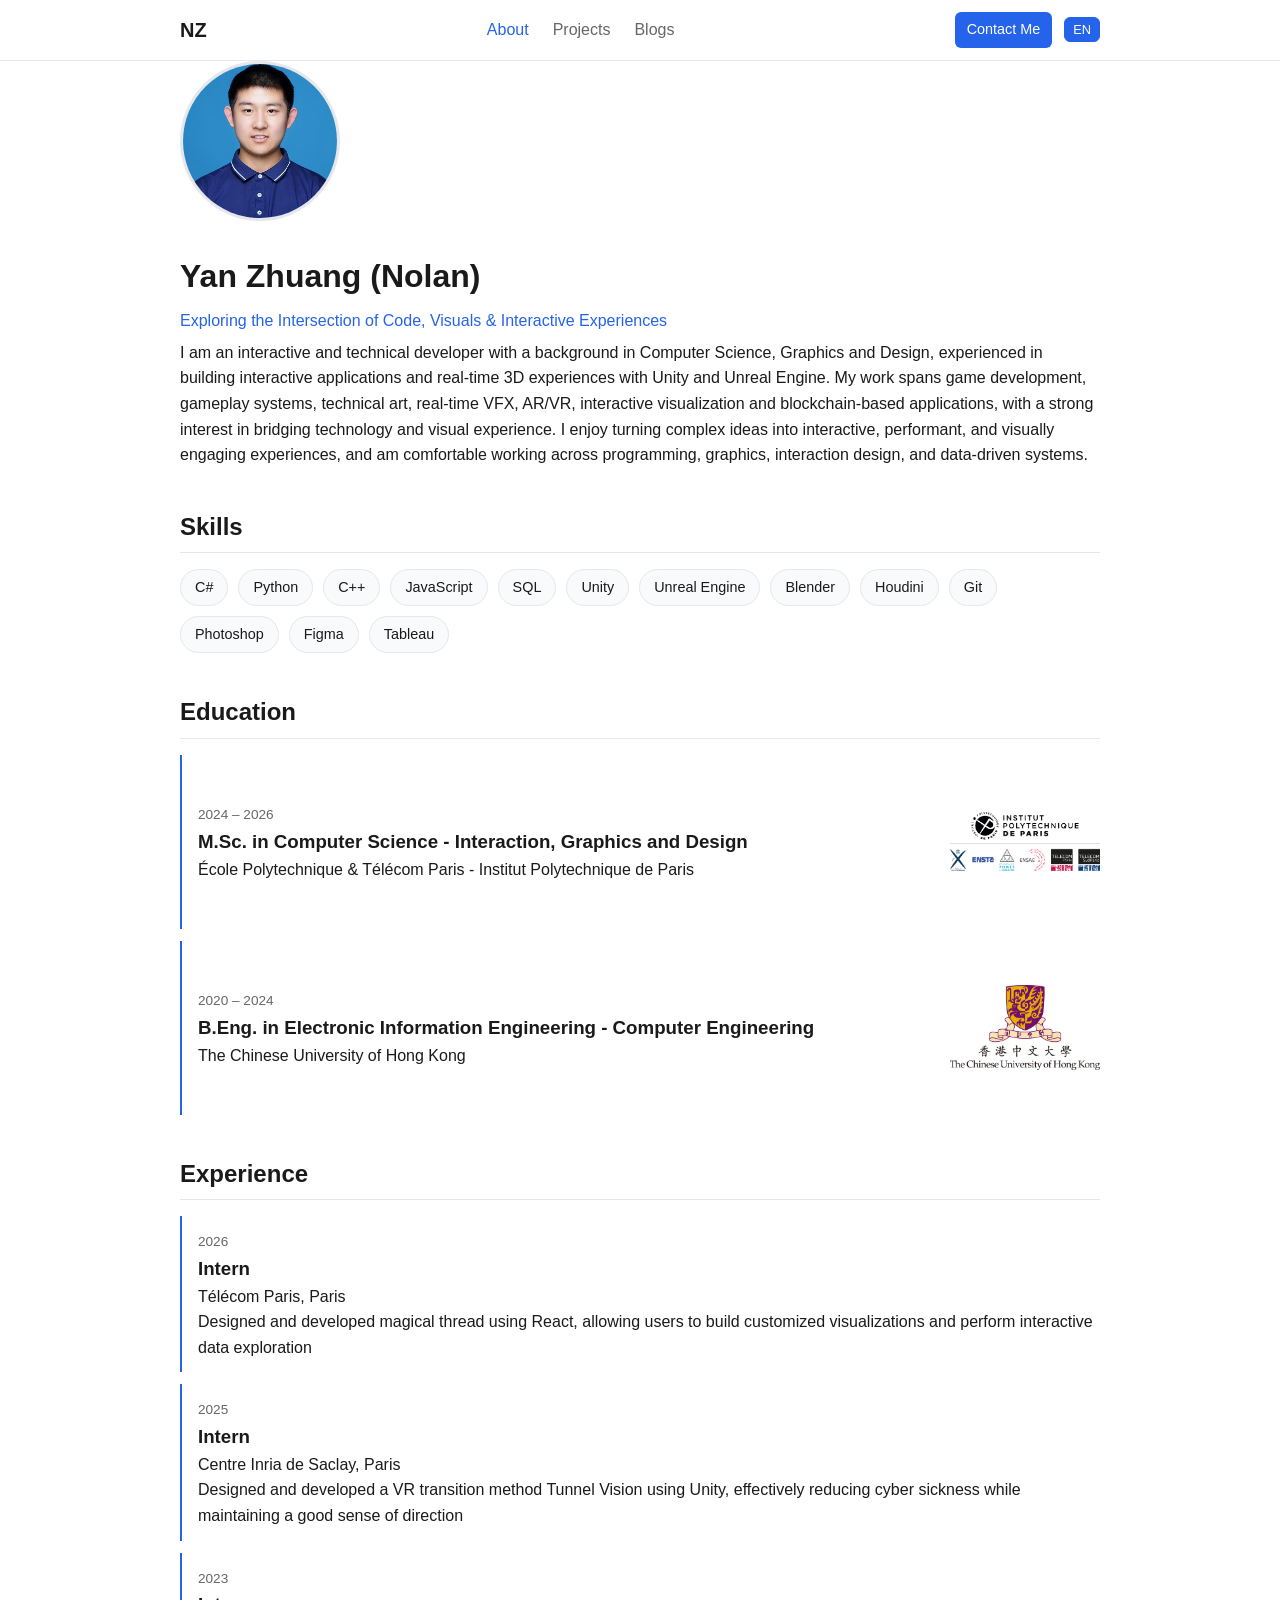
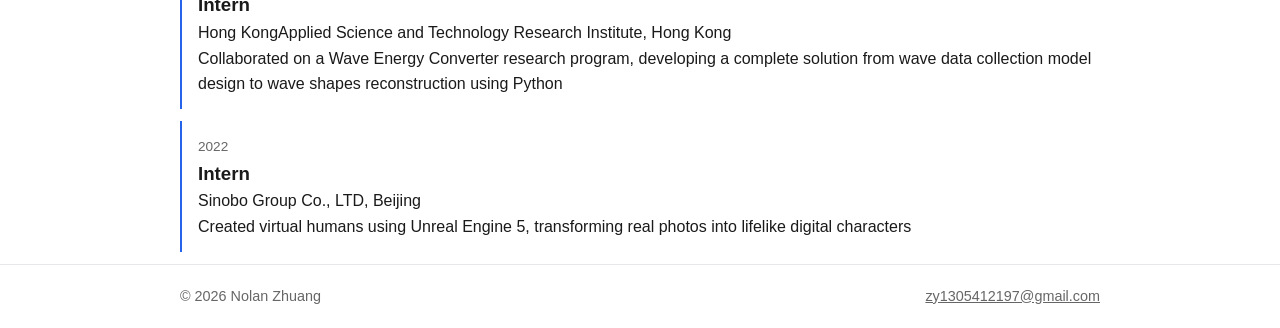
<file: index.html>
<!DOCTYPE html>
<html lang="en">
<head>
  <meta charset="UTF-8" />
  <meta name="viewport" content="width=device-width, initial-scale=1.0" />
  <title>Yan Zhuang</title>
  <link rel="stylesheet" href="assets/css/style.css" />
</head>
<body>
  <!-- Navbar injected by JS -->
  <header id="navbar" data-active="about"></header>

  <main class="container">
    <!-- About -->
    <section class="about-hero">
      <img class="avatar" src="assets/img/Photo.jpg" alt="Profile photo" />
      <div class="about-intro">
        <h1 data-i18n="about.name">Yan Zhuang (Nolan)</h1>
        <p class="tagline" data-i18n="about.tagline">
          Exploring the Intersection of Code, Visuals & Interactive Experiences
        </p>
        <p data-i18n="about.description">
          Self description.
        </p>
      </div>
    </section>

    <!-- Skills -->
    <section class="block">
      <h2 data-i18n="about.skillsTitle">Skills</h2>
      <ul class="skills">
        <li>C#</li>
        <li>Python</li>
        <li>C++</li>
        <li>JavaScript</li>
        <li>SQL</li>
        <li>Unity</li>
        <li>Unreal Engine</li>
        <li>Blender</li>
        <li>Houdini</li>
        <li>Git</li>
        <li>Photoshop</li>
        <li>Figma</li>
        <li>Tableau</li>
      </ul>
    </section>

    <!-- Education -->
    <section class="block">
      <h2 data-i18n="about.educationTitle">Education</h2>
      <div class="timeline">
        <div class="timeline-item has-logo">
          <div class="timeline-content">
            <span class="timeline-date">2024 – 2026</span>
            <h3>M.Sc. in Computer Science - Interaction, Graphics and Design</h3>
            <p>École Polytechnique & Télécom Paris - Institut Polytechnique de Paris</p>
          </div>
          <img class="timeline-logo" src="assets/img/IPP logo.png" alt="University logo" />
        </div>
      </div>
      <div class="timeline">
        <div class="timeline-item has-logo">
          <div class="timeline-content">
            <span class="timeline-date">2020 – 2024</span>
            <h3>B.Eng. in Electronic Information Engineering - Computer Engineering</h3>
            <p>The Chinese University of Hong Kong</p>
          </div>
          <img class="timeline-logo" src="assets/img/CU logo.jpg" alt="University logo" />
        </div>
      </div>
    </section>

    <!-- Experience -->
    <section class="block">
        <h2 data-i18n="about.experienceTitle">Experience</h2>
        <div class="timeline">
          <div class="timeline-item">
            <span class="timeline-date">2026</span>
            <h3>Intern</h3>
            <p>Télécom Paris, Paris</p>
            <p>Designed and developed magical thread using React, allowing users to build customized visualizations and perform interactive data exploration</p>
          </div>
        </div>
        <div class="timeline">
          <div class="timeline-item">
            <span class="timeline-date">2025</span>
            <h3>Intern</h3>
            <p>Centre Inria de Saclay, Paris</p>
            <p>Designed and developed a VR transition method Tunnel Vision using Unity, effectively reducing cyber sickness while maintaining a good sense of direction</p>
          </div>
        </div>
        <div class="timeline">
          <div class="timeline-item">
            <span class="timeline-date">2023</span>
            <h3>Intern</h3>
            <p>Hong KongApplied Science and Technology Research Institute, Hong Kong</p>
            <p>Collaborated on a Wave Energy Converter research program, developing a complete solution from wave data collection model design to wave shapes reconstruction using Python</p>
          </div>
        </div>
        <div class="timeline">
          <div class="timeline-item">
            <span class="timeline-date">2022</span>
            <h3>Intern</h3>
            <p>Sinobo Group Co., LTD, Beijing</p>
            <p>Created virtual humans using Unreal Engine 5, transforming real photos into lifelike digital characters</p>
          </div>
        </div>
    </section>
  </main>

  <footer id="footer"></footer>

  <script src="assets/js/i18n.js"></script>
  <script src="assets/js/main.js"></script>

  <!-- Cloudflare Web Analytics --><script type='module' src='https://static.cloudflareinsights.com/beacon.min.js' data-cf-beacon='{"token": "28b3dee57c4f456e8c47e20e9d14591b"}'></script><!-- End Cloudflare Web Analytics -->
</body>
</html>
</file>
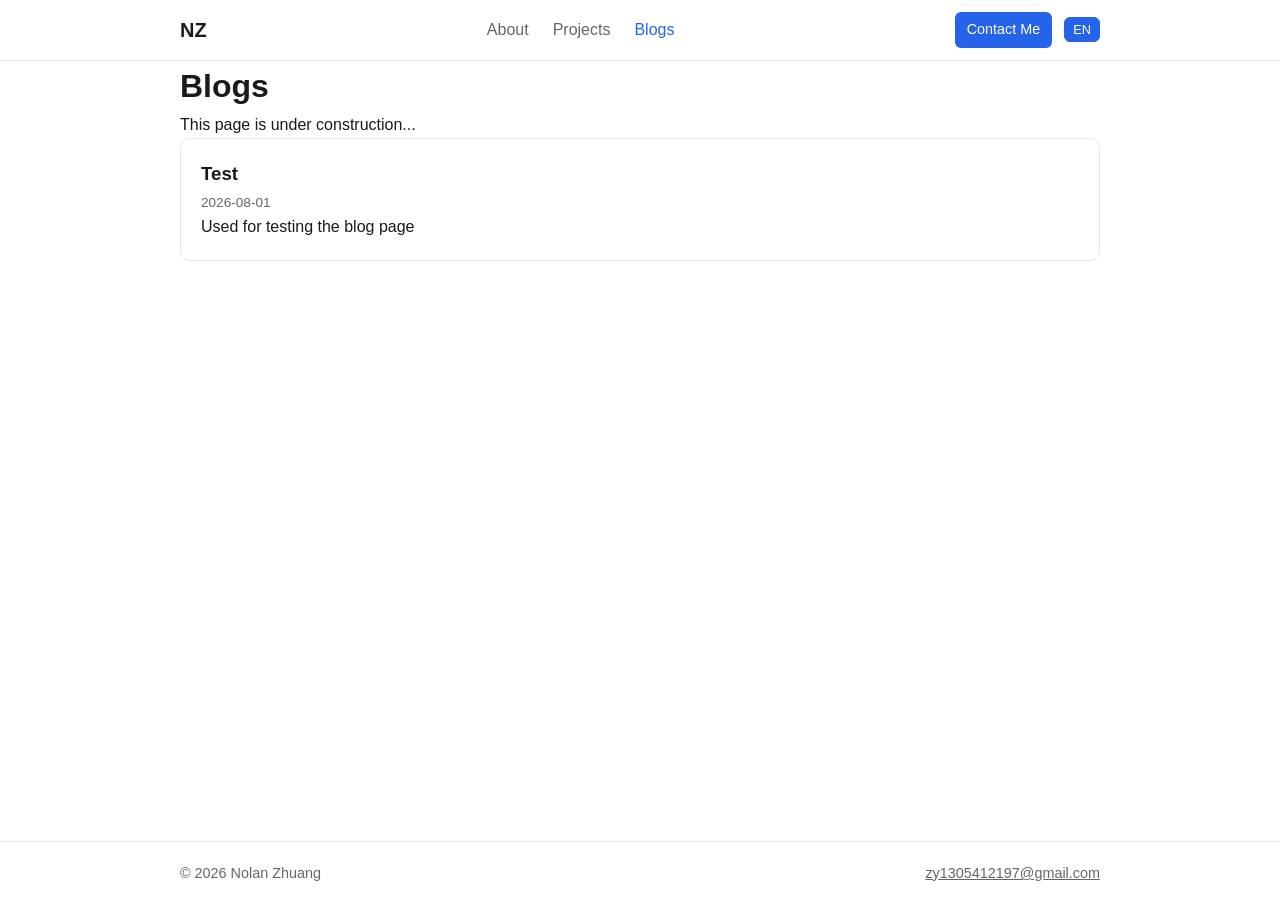
<file: blogs.html>
<!DOCTYPE html>
<html lang="en">
<head>
  <meta charset="UTF-8" />
  <meta name="viewport" content="width=device-width, initial-scale=1.0" />
  <title>Blogs | Yan Zhuang</title>
  <link rel="stylesheet" href="assets/css/style.css" />
</head>
<body>
  <header id="navbar" data-active="blogs"></header>

  <main class="container">
    <h1 data-i18n="blogs.title">Blogs</h1>
    <p>This page is under construction...</p>
    <div id="blog-list" class="blog-list"></div>
  </main>

  <footer id="footer"></footer>

  <script src="assets/js/i18n.js"></script>
  <script src="assets/js/blogs-data.js"></script>
  <script src="assets/js/main.js"></script>

  <!-- Cloudflare Web Analytics --><script type='module' src='https://static.cloudflareinsights.com/beacon.min.js' data-cf-beacon='{"token": "28b3dee57c4f456e8c47e20e9d14591b"}'></script><!-- End Cloudflare Web Analytics -->
</body>
</html>
</file>
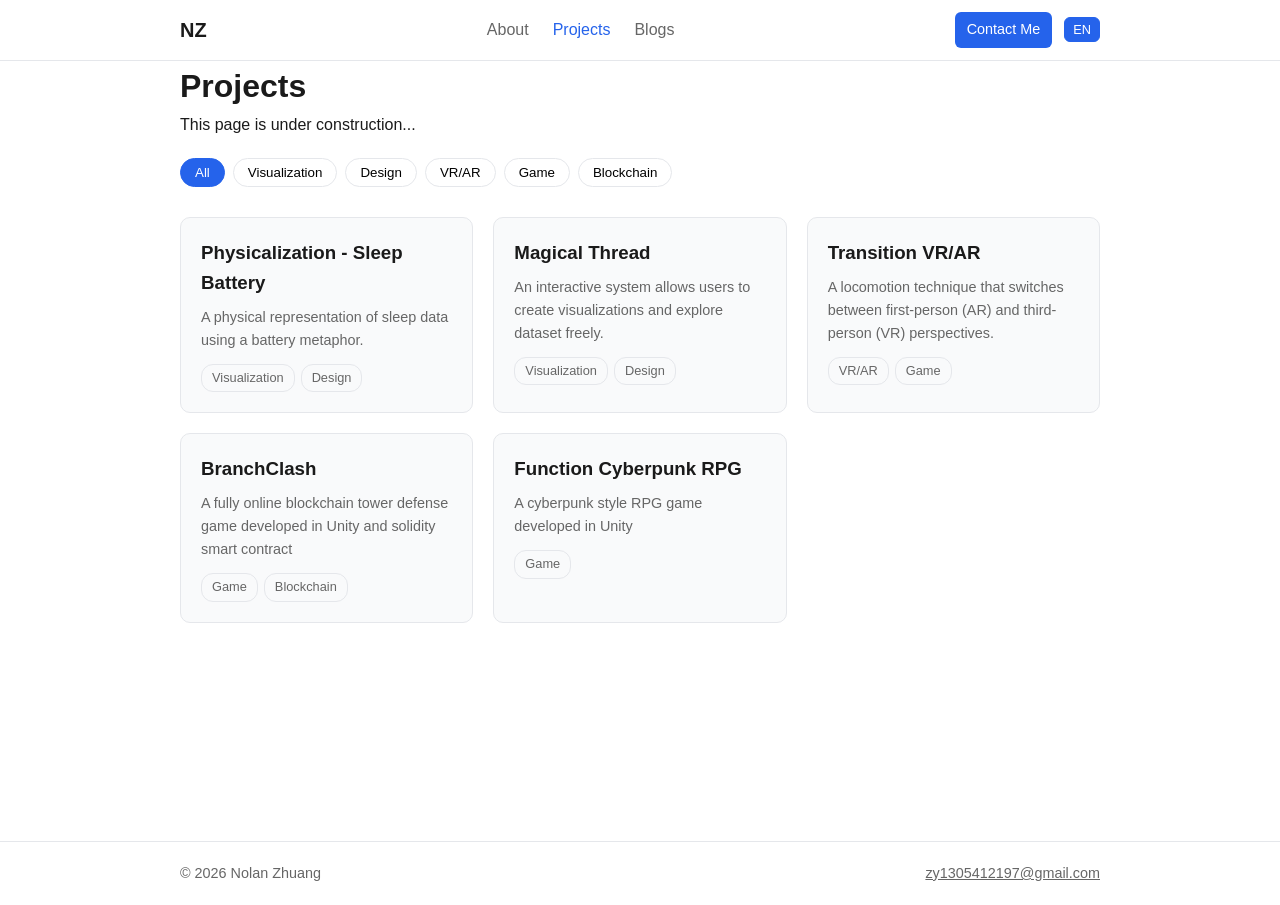
<file: projects.html>
<!DOCTYPE html>
<html lang="en">
<head>
  <meta charset="UTF-8" />
  <meta name="viewport" content="width=device-width, initial-scale=1.0" />
  <title>Projects | Yan Zhuang</title>
  <link rel="stylesheet" href="assets/css/style.css" />
</head>
<body>
  <header id="navbar" data-active="projects"></header>

  <main class="container">
    <h1 data-i18n="projects.title">Projects</h1>
    <p>This page is under construction...</p>

    <!-- Tag filter buttons (generated by JS) -->
    <div id="tag-filters" class="tag-filters"></div>

    <!-- Project cards grid -->
    <div id="project-grid" class="card-grid"></div>
  </main>

  <footer id="footer"></footer>

  <script src="assets/js/i18n.js"></script>
  <script src="assets/js/projects-data.js"></script>
  <script src="assets/js/main.js"></script>

  <!-- Cloudflare Web Analytics --><script type='module' src='https://static.cloudflareinsights.com/beacon.min.js' data-cf-beacon='{"token": "28b3dee57c4f456e8c47e20e9d14591b"}'></script><!-- End Cloudflare Web Analytics -->
</body>
</html>
</file>
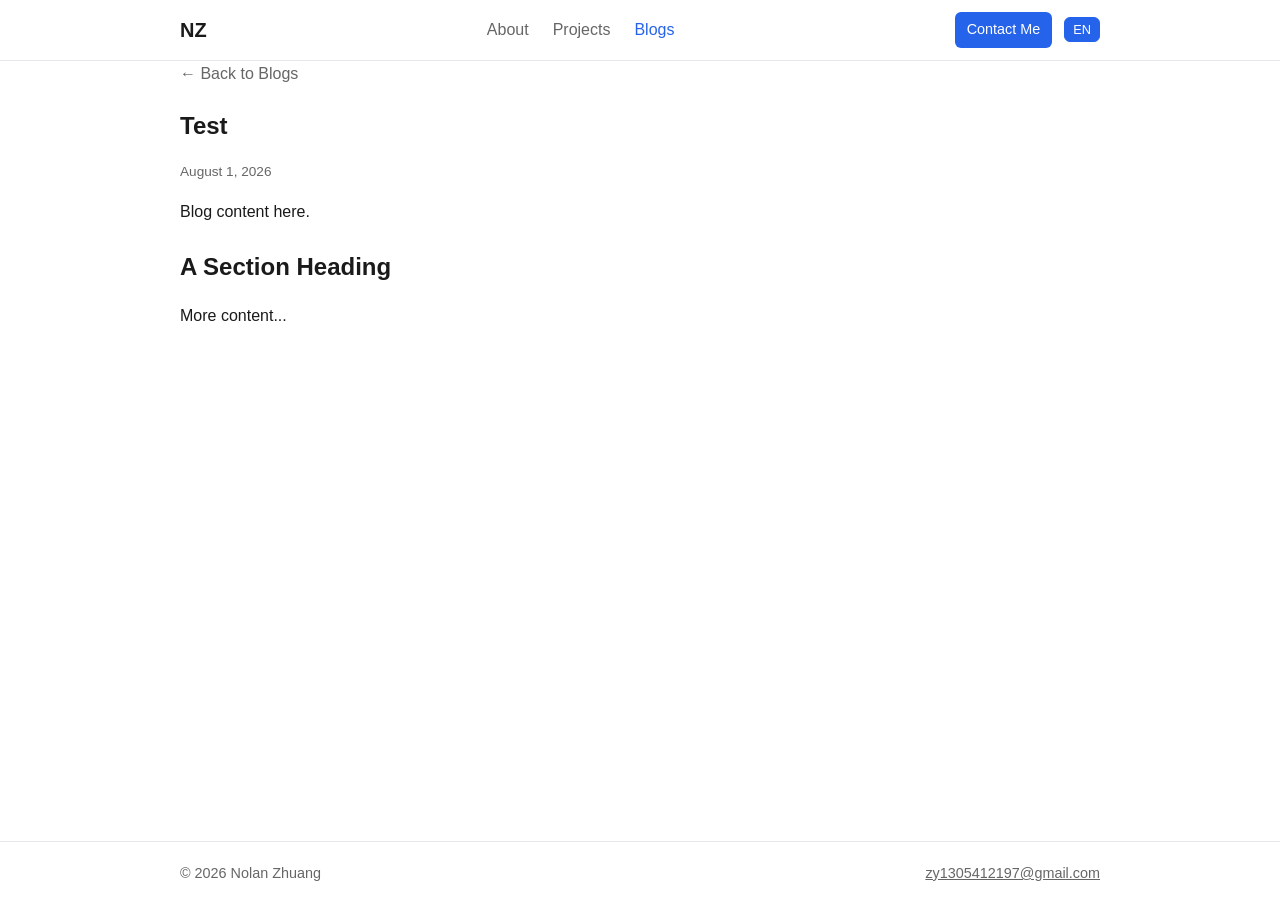
<file: blogs/blog-1.html>
<!DOCTYPE html>
<html lang="en">
<head>
  <meta charset="UTF-8" />
  <meta name="viewport" content="width=device-width, initial-scale=1.0" />
  <title>Blog | Test</title>
  <link rel="stylesheet" href="../assets/css/style.css" />
</head>
<body>
  <header id="navbar" data-active="blogs" data-base="../"></header>

  <main class="container">
    <a class="back-link" href="../blogs.html">← Back to Blogs</a>

    <article class="blog-article">
      <h1>Test</h1>
      <p class="blog-meta">August 1, 2026</p>

      <p>Blog content here.</p>

      <h2>A Section Heading</h2>
      <p>More content...</p>
    </article>
  </main>

  <footer id="footer" data-base="../"></footer>

  <script src="../assets/js/i18n.js"></script>
  <script src="../assets/js/main.js"></script>
</body>
</html>
</file>
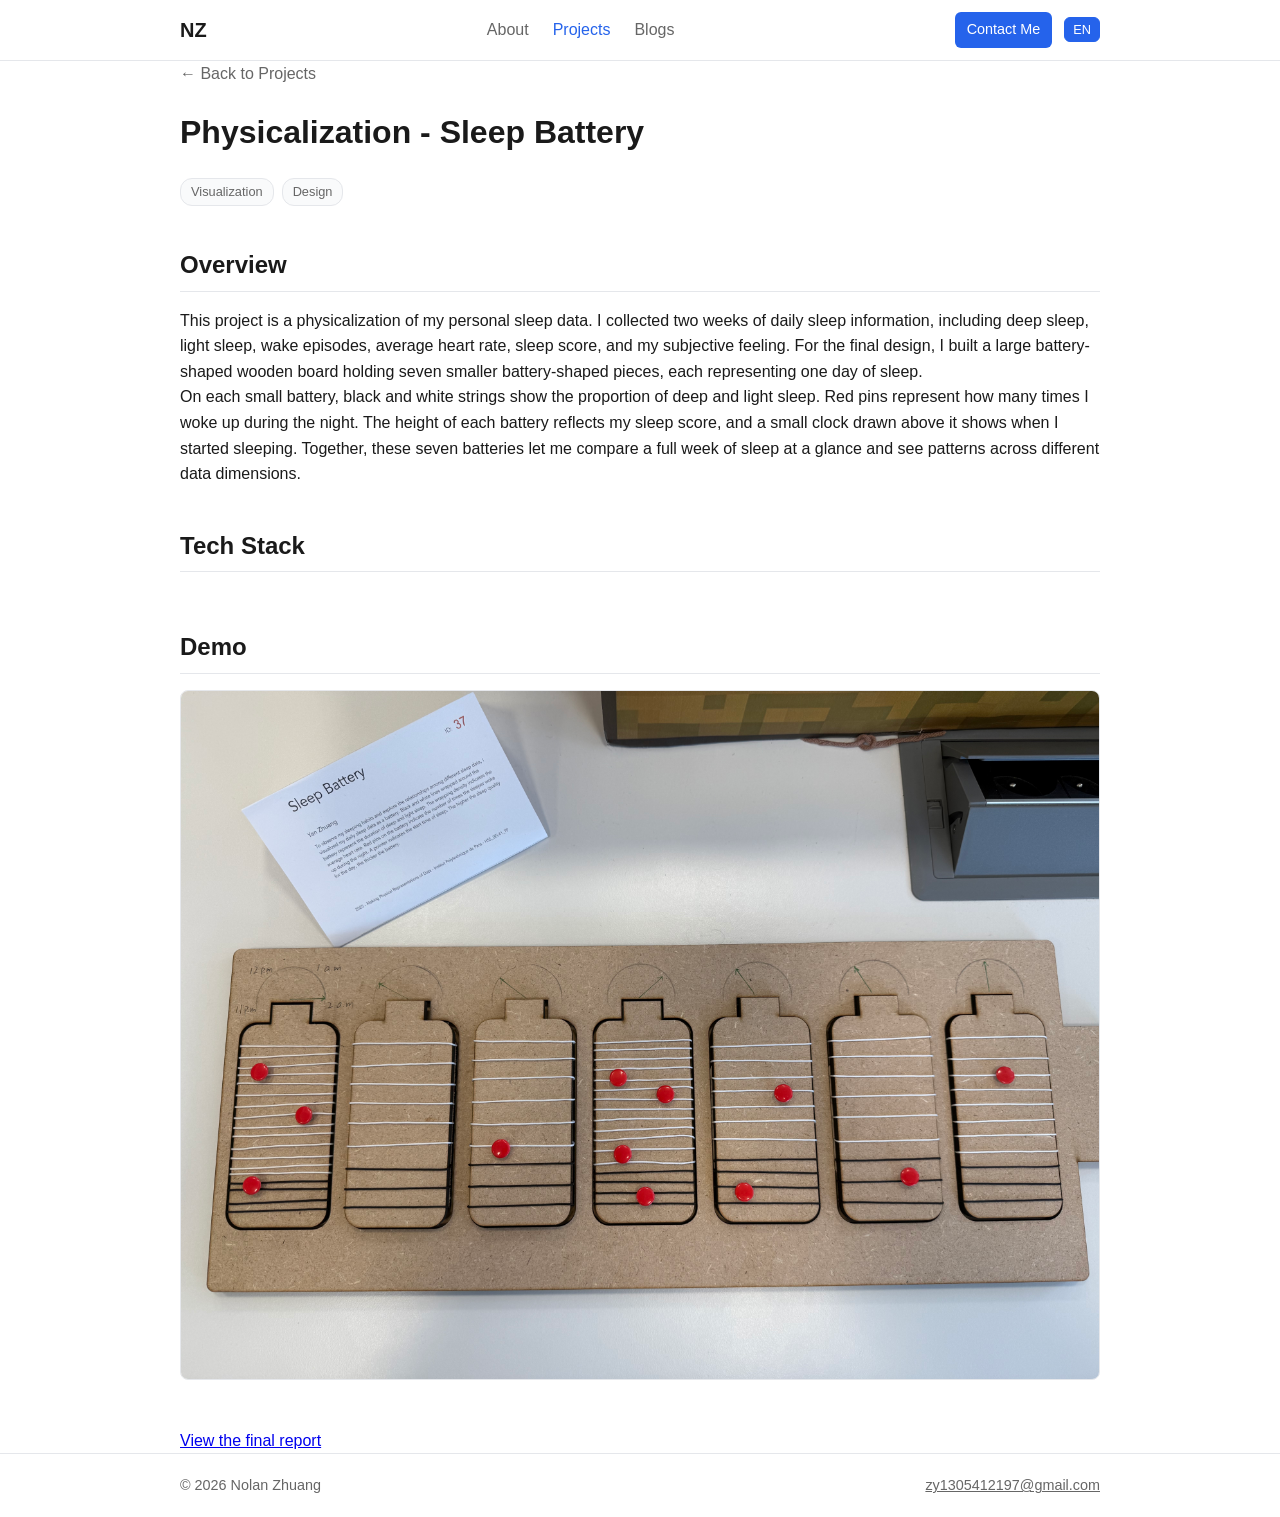
<file: projects/Battery.html>
<!DOCTYPE html>
<html lang="en">
<head>
  <meta charset="UTF-8" />
  <meta name="viewport" content="width=device-width, initial-scale=1.0" />
  <title>Project | SleepBattery</title>
  <!-- Note: use ../ because this file is one folder deep -->
  <link rel="stylesheet" href="../assets/css/style.css" />
</head>
<body>
  <header id="navbar" data-active="projects" data-base="../"></header>

  <main class="container">
    <a class="back-link" href="../projects.html">← Back to Projects</a>

    <h1>Physicalization - Sleep Battery</h1>

    <div class="tag-filters static">
      <span class="tag">Visualization</span>
      <span class="tag">Design</span>
    </div>

    <section class="block">
      <h2>Overview</h2>
      <p>This project is a physicalization of my personal sleep data. I collected two weeks of daily sleep information, 
        including deep sleep, light sleep, wake episodes, average heart rate, sleep score, and my subjective feeling. 
        For the final design, I built a large battery-shaped wooden board holding seven smaller battery-shaped pieces, each representing one day of sleep.</p>

      <p>On each small battery, black and white strings show the proportion of deep and light sleep. Red pins represent 
        how many times I woke up during the night. The height of each battery reflects my sleep score, and a small clock 
        drawn above it shows when I started sleeping. Together, these seven batteries let me compare a full week of sleep 
        at a glance and see patterns across different data dimensions.</p>
    </section>

    <section class="block">
      <h2>Tech Stack</h2>
      <ul class="skills">
      </ul>
    </section>

    <section class="block">
      <h2>Demo</h2>
      <!-- Image demo -->
      <img class="demo-media" src="../assets/img/Battery.jpg" alt="Project demo" />
      <!-- Video demo (uncomment to use)
      <video class="demo-media" controls>
        <source src="../assets/img/project-1-demo.mp4" type="video/mp4" />
      </video>
      -->
    </section>

    <section class="block">
      <a href="../assets/img/Final report.pdf" target="_blank" rel="noopener">
        View the final report
      </a>
    </section>
  </main>

  <footer id="footer" data-base="../"></footer>

  <script src="../assets/js/i18n.js"></script>
  <script src="../assets/js/main.js"></script>
</body>
</html>
</file>
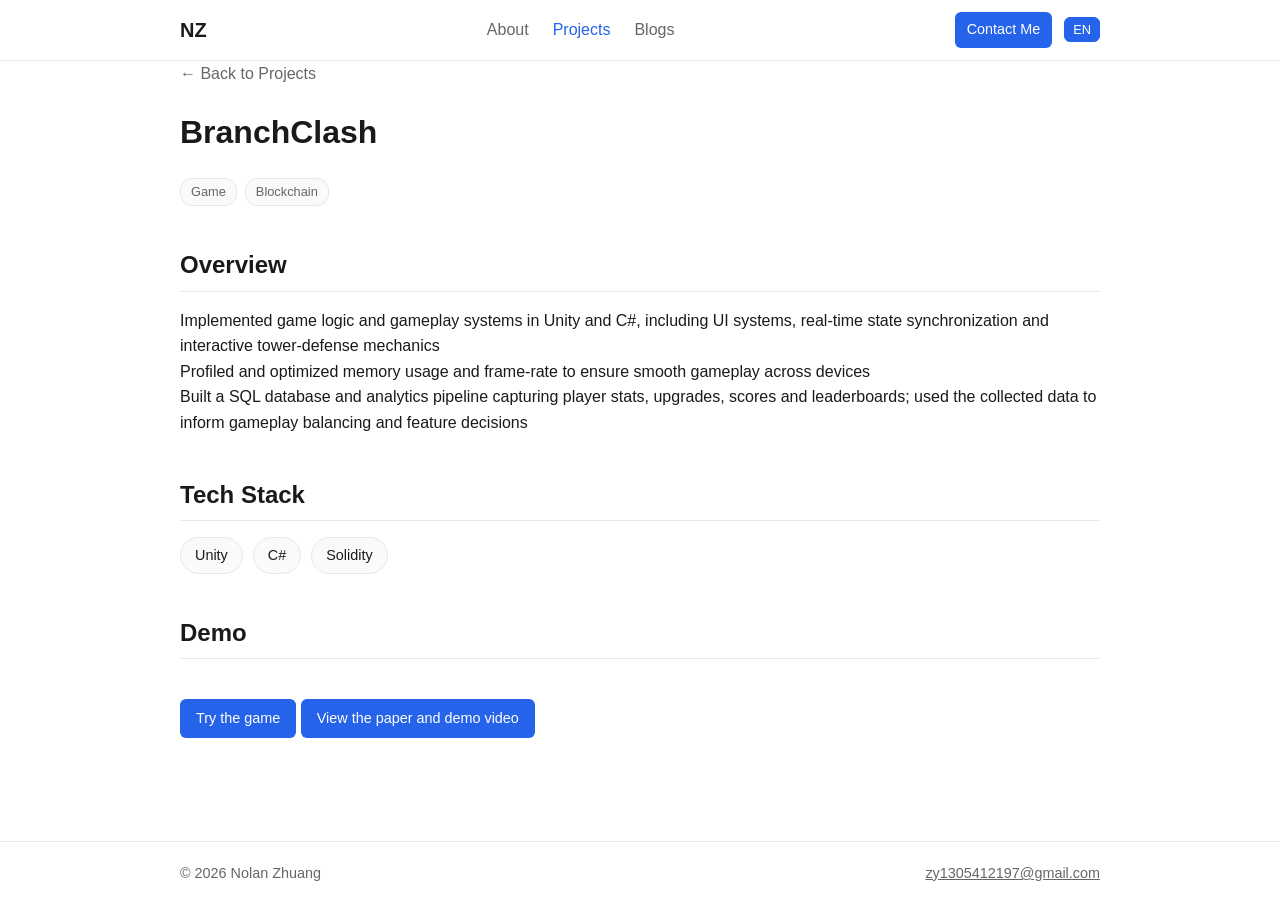
<file: projects/BranchClash.html>
<!DOCTYPE html>
<html lang="en">
<head>
  <meta charset="UTF-8" />
  <meta name="viewport" content="width=device-width, initial-scale=1.0" />
  <title>Project | BranchClash</title>
  <!-- Note: use ../ because this file is one folder deep -->
  <link rel="stylesheet" href="../assets/css/style.css" />
</head>
<body>
  <header id="navbar" data-active="projects" data-base="../"></header>

  <main class="container">
    <a class="back-link" href="../projects.html">← Back to Projects</a>

    <h1>BranchClash</h1>

    <div class="tag-filters static">
      <span class="tag">Game</span>
      <span class="tag">Blockchain</span>
    </div>

    <section class="block">
      <h2>Overview</h2>
      <p>Implemented game logic and gameplay systems in Unity and C#, including UI systems, real-time state synchronization and interactive tower-defense mechanics</p>

      <p>Profiled and optimized memory usage and frame-rate to ensure smooth gameplay across devices</p>

      <p>Built a SQL database and analytics pipeline capturing player stats, upgrades, scores and leaderboards; used the collected data to inform gameplay balancing and feature decisions</p>
    </section>

    <section class="block">
      <h2>Tech Stack</h2>
      <ul class="skills">
        <li>Unity</li>
        <li>C#</li>
        <li>Solidity</li>
      </ul>
    </section>

    <section class="block">
      <h2>Demo</h2>
      <!-- Image demo -->
      <!-- <img class="demo-media" src="../assets/img/project-1-demo.png" alt="Project demo" /> -->
      <!-- Video demo (uncomment to use)
      <video class="demo-media" controls>
        <source src="../assets/img/project-1-demo.mp4" type="video/mp4" />
      </video>
      -->
    </section>

    <section class="block">
      <a class="btn" href="http://www.branchclash.com" target="_blank" rel="noopener">
        Try the game
      </a>
      <a class="btn" href="https://doi.org/10.1145/3581783.3612671" target="_blank" rel="noopener">
        View the paper and demo video
      </a>
    </section>
  </main>

  <footer id="footer" data-base="../"></footer>

  <script src="../assets/js/i18n.js"></script>
  <script src="../assets/js/main.js"></script>
</body>
</html>
</file>
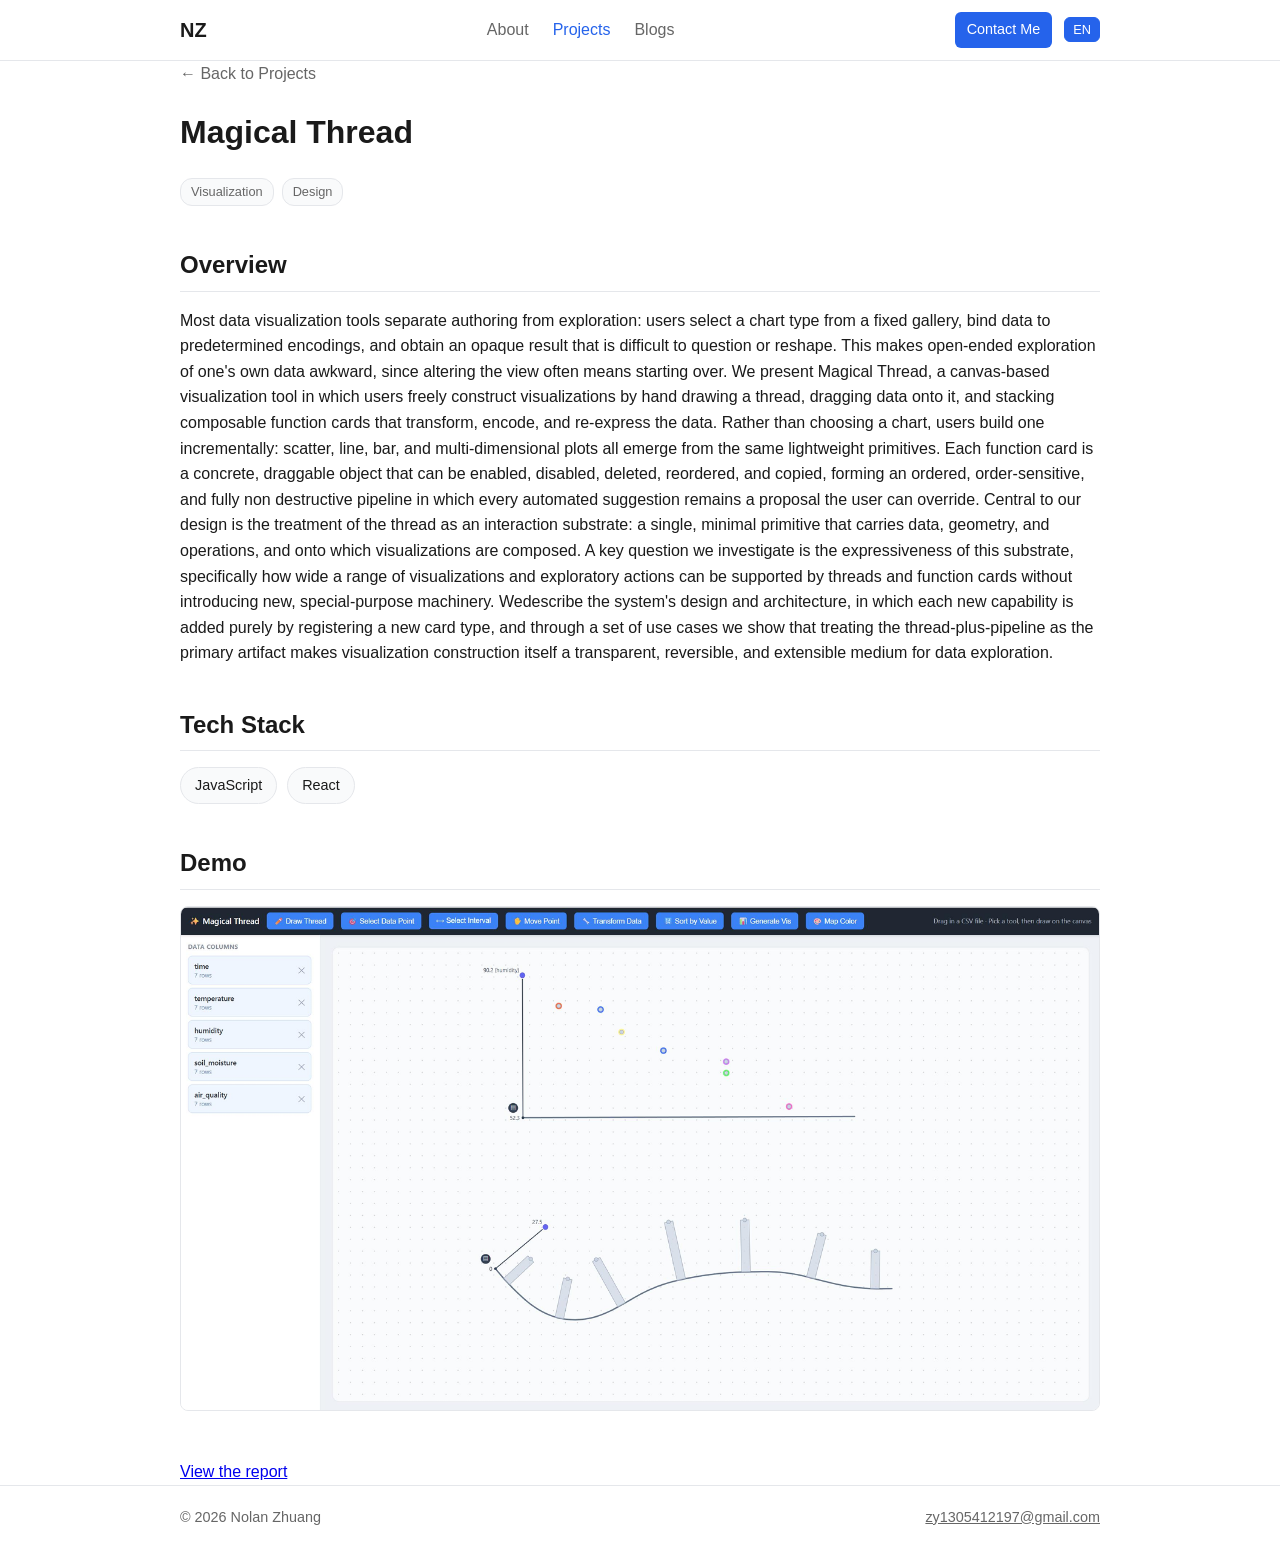
<file: projects/Thread.html>
<!DOCTYPE html>
<html lang="en">
<head>
  <meta charset="UTF-8" />
  <meta name="viewport" content="width=device-width, initial-scale=1.0" />
  <title>Project | MagicalThread</title>
  <!-- Note: use ../ because this file is one folder deep -->
  <link rel="stylesheet" href="../assets/css/style.css" />
</head>
<body>
  <header id="navbar" data-active="projects" data-base="../"></header>

  <main class="container">
    <a class="back-link" href="../projects.html">← Back to Projects</a>

    <h1>Magical Thread</h1>

    <div class="tag-filters static">
      <span class="tag">Visualization</span>
      <span class="tag">Design</span>
    </div>

    <section class="block">
      <h2>Overview</h2>
      <p>Most data visualization tools separate authoring from exploration: users select a chart type
        from a fixed gallery, bind data to predetermined encodings, and obtain an opaque result that is
        difficult to question or reshape. This makes open-ended exploration of one's own data
        awkward, since altering the view often means starting over. We present Magical Thread, a
        canvas-based visualization tool in which users freely construct visualizations by hand
        drawing a thread, dragging data onto it, and stacking composable function cards that
        transform, encode, and re-express the data. Rather than choosing a chart, users build one
        incrementally: scatter, line, bar, and multi-dimensional plots all emerge from the same
        lightweight primitives. Each function card is a concrete, draggable object that can be enabled,
        disabled, deleted, reordered, and copied, forming an ordered, order-sensitive, and fully non
        destructive pipeline in which every automated suggestion remains a proposal the user can
        override. Central to our design is the treatment of the thread as an interaction substrate: a
        single, minimal primitive that carries data, geometry, and operations, and onto which
        visualizations are composed. A key question we investigate is the expressiveness of this
        substrate, specifically how wide a range of visualizations and exploratory actions can be
        supported by threads and function cards without introducing new, special-purpose machinery.
        Wedescribe the system's design and architecture, in which each new capability is added
        purely by registering a new card type, and through a set of use cases we show that treating the
        thread-plus-pipeline as the primary artifact makes visualization construction itself a
        transparent, reversible, and extensible medium for data exploration.</p>
    </section>

    <section class="block">
      <h2>Tech Stack</h2>
      <ul class="skills">
        <li>JavaScript</li>
        <li>React</li>
      </ul>
    </section>

    <section class="block">
      <h2>Demo</h2>
      <!-- Image demo -->
      <img class="demo-media" src="../assets/img/Thread.png" alt="Project demo" />
      <!-- Video demo (uncomment to use)
      <video class="demo-media" controls>
        <source src="../assets/img/project-1-demo.mp4" type="video/mp4" />
      </video>
      -->
    </section>

    <section class="block">
      <a href="../assets/img/magical thread report.pdf" target="_blank" rel="noopener">
        View the report
      </a>
    </section>
  </main>

  <footer id="footer" data-base="../"></footer>

  <script src="../assets/js/i18n.js"></script>
  <script src="../assets/js/main.js"></script>
</body>
</html>
</file>
<file: assets/css/style.css>
:root {
    --bg: #ffffff;
    --text: #1a1a1a;
    --muted: #666;
    --accent: #2563eb;
    --border: #e5e7eb;
    --card-bg: #f9fafb;
    --max-width: 960px;
  }
  
  * { box-sizing: border-box; margin: 0; padding: 0; }
  
  body {
    font-family: -apple-system, BlinkMacSystemFont, "Segoe UI", Roboto, sans-serif;
    color: var(--text);
    background: var(--bg);
    line-height: 1.6;
  }
  
  .container { max-width: var(--max-width); margin: 0 auto; padding: 0 20px; }
  
  /* Navbar */
  #navbar { border-bottom: 1px solid var(--border); position: sticky; top: 0; background: var(--bg); z-index: 10; }
  .navbar { display: flex; align-items: center; justify-content: space-between; height: 60px; }
  .brand { font-weight: 700; font-size: 1.25rem; text-decoration: none; color: var(--text); }
  .nav-links a { margin: 0 12px; text-decoration: none; color: var(--muted); }
  .nav-links a.active, .nav-links a:hover { color: var(--accent); }
  .nav-actions { display: flex; align-items: center; gap: 12px; }
  .lang-switch { display: flex; gap: 4px; }
  .lang-btn { border: 1px solid var(--border); background: none; padding: 4px 8px; border-radius: 6px; cursor: pointer; font-size: 0.8rem; }
  .lang-btn.active { background: var(--accent); color: #fff; border-color: var(--accent); }
  
  /* Buttons */
  .btn { display: inline-block; background: var(--accent); color: #fff; padding: 8px 16px; border-radius: 6px; text-decoration: none; font-size: 0.9rem; }
  .btn:hover { opacity: 0.9; }
  .contact-btn { padding: 6px 12px; }
  
  /* About */
  main { padding: 40px 0; min-height: calc(100vh - 120px); }
  .about-hero { display: flex; gap: 30px; align-items: center; flex-wrap: wrap; }
  .avatar { width: 160px; height: 160px; border-radius: 50%; object-fit: cover; border: 3px solid var(--border); }
  .about-intro h1 { font-size: 2rem; }
  .tagline { color: var(--accent); font-weight: 500; margin: 6px 0; }
  .block { margin-top: 40px; }
  .block h2 { margin-bottom: 16px; border-bottom: 1px solid var(--border); padding-bottom: 6px; }
  
  /* Skills */
  .skills { list-style: none; display: flex; flex-wrap: wrap; gap: 10px; }
  .skills li { background: var(--card-bg); border: 1px solid var(--border); padding: 6px 14px; border-radius: 20px; font-size: 0.9rem; }
  
  /* Timeline */
  .timeline-item {
    padding: 12px 0;
    border-left: 2px solid var(--accent);
    padding-left: 16px;
    margin-bottom: 12px;
  }
  .timeline-date { color: var(--muted); font-size: 0.85rem; }
  
  /* 只有带 logo 的条目才用左右布局（Education 用这个） */
  .timeline-item.has-logo {
    display: flex;
    align-items: center;
    gap: 16px;
  }
  .timeline-item.has-logo .timeline-content { flex: 1; }
  
  .timeline-logo {
    margin-left: auto;      /* 靠右对齐 */
    width: 150px;
    height: 150px;
    object-fit: contain;
    flex-shrink: 0;
  }
  
  /* Tag filters */
  .tag-filters { display: flex; flex-wrap: wrap; gap: 8px; margin: 20px 0 30px; }
  .tag-btn { border: 1px solid var(--border); background: none; padding: 6px 14px; border-radius: 20px; cursor: pointer; }
  .tag-btn.active { background: var(--accent); color: #fff; border-color: var(--accent); }
  .tag { background: var(--card-bg); border: 1px solid var(--border); padding: 3px 10px; border-radius: 12px; font-size: 0.8rem; color: var(--muted); }
  
  /* Card grid */
  .card-grid { display: grid; grid-template-columns: repeat(auto-fill, minmax(260px, 1fr)); gap: 20px; }
  .card { display: block; background: var(--card-bg); border: 1px solid var(--border); border-radius: 10px; padding: 20px; text-decoration: none; color: var(--text); transition: transform 0.15s, box-shadow 0.15s; }
  .card:hover { transform: translateY(-3px); box-shadow: 0 6px 18px rgba(0,0,0,0.08); }
  .card h3 { margin-bottom: 8px; }
  .card p { color: var(--muted); font-size: 0.9rem; margin-bottom: 12px; }
  .card-tags { display: flex; flex-wrap: wrap; gap: 6px; }
  
  /* Blog list */
  .blog-list { display: flex; flex-direction: column; gap: 16px; }
  .blog-item { display: block; padding: 20px; border: 1px solid var(--border); border-radius: 10px; text-decoration: none; color: var(--text); }
  .blog-item:hover { border-color: var(--accent); }
  .blog-meta { color: var(--muted); font-size: 0.85rem; }
  .blog-article p { margin: 16px 0; }
  .blog-article h2 { margin-top: 24px; }
  
  /* Media / misc */
  .demo-media { max-width: 100%; border-radius: 8px; border: 1px solid var(--border); }
  .back-link { display: inline-block; margin-bottom: 20px; color: var(--muted); text-decoration: none; }
  .back-link:hover { color: var(--accent); }
  
  /* Footer */
  #footer { border-top: 1px solid var(--border); padding: 20px 0; }
  .footer-inner { display: flex; justify-content: space-between; color: var(--muted); font-size: 0.9rem; }
  .footer-inner a { color: var(--muted); }
  
  @media (max-width: 600px) {
    .nav-links { display: none; }
    .about-hero { flex-direction: column; text-align: center; }
  }
</file>
